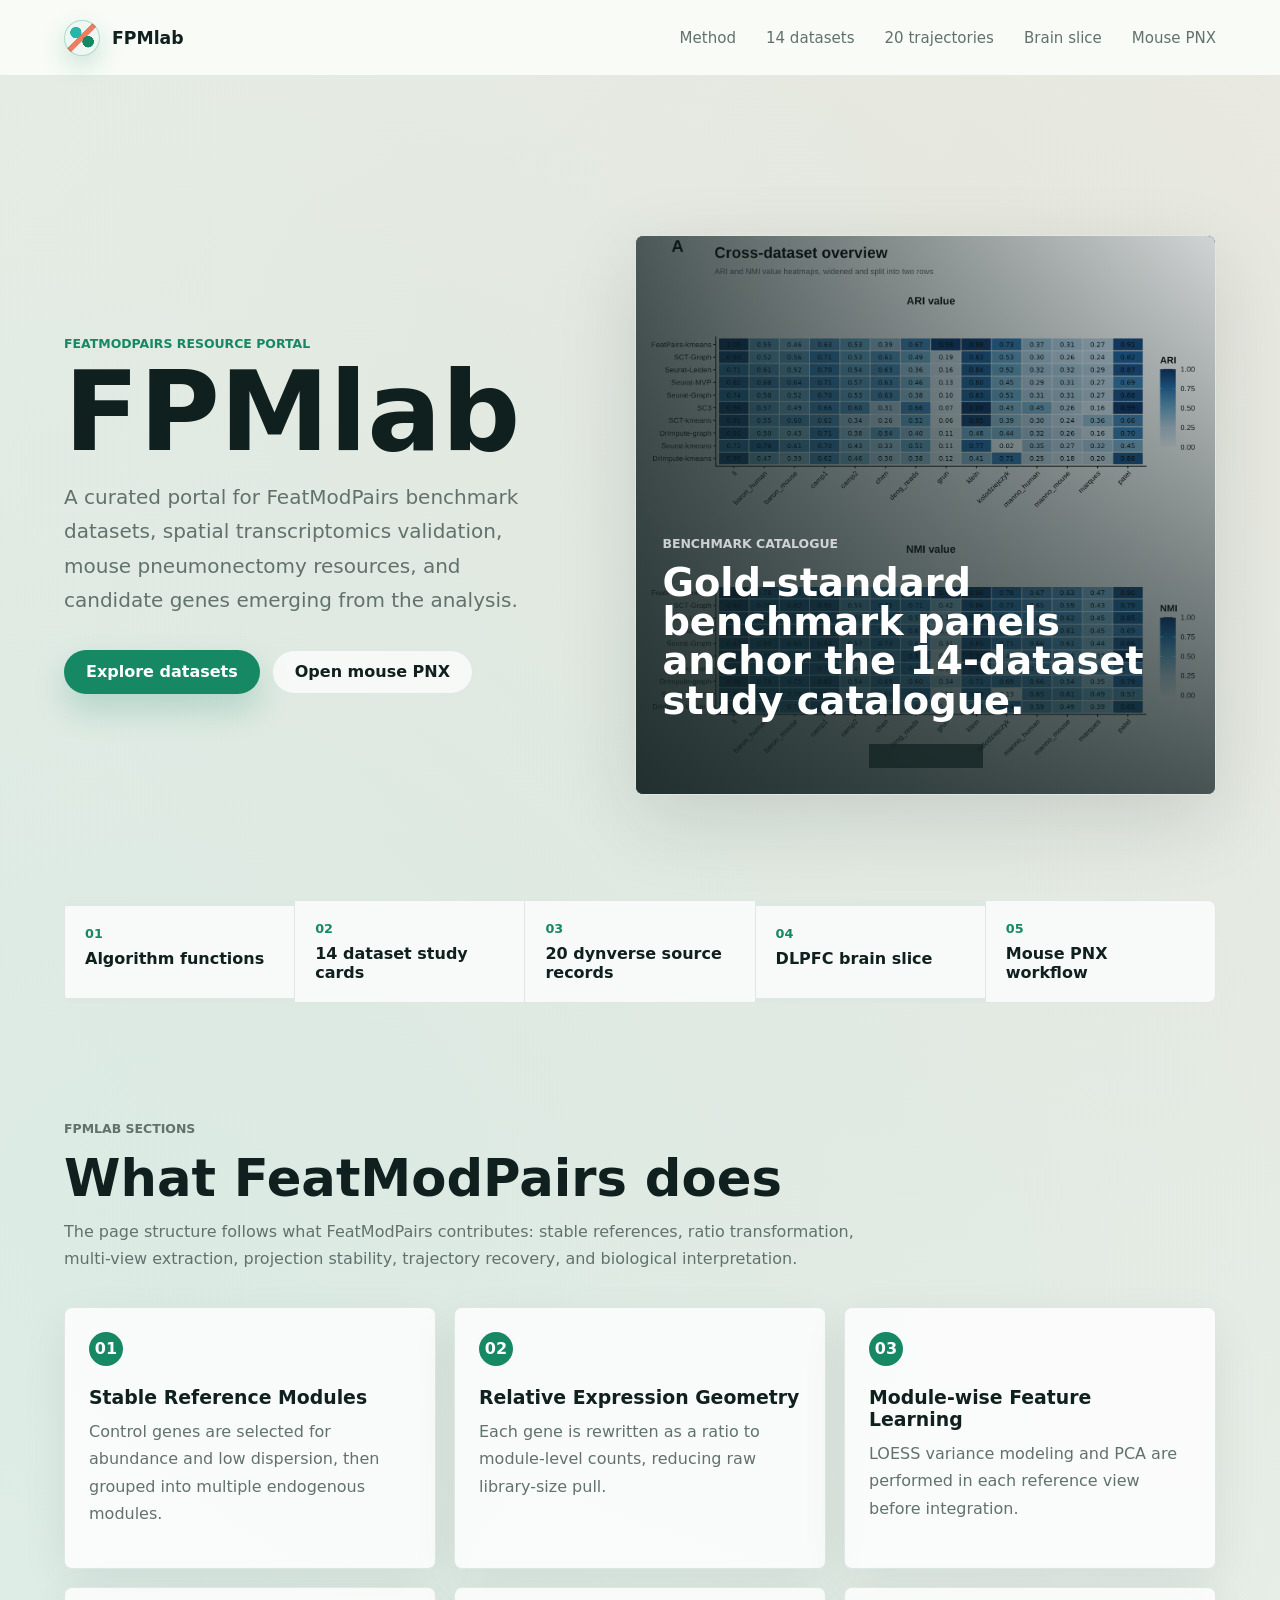
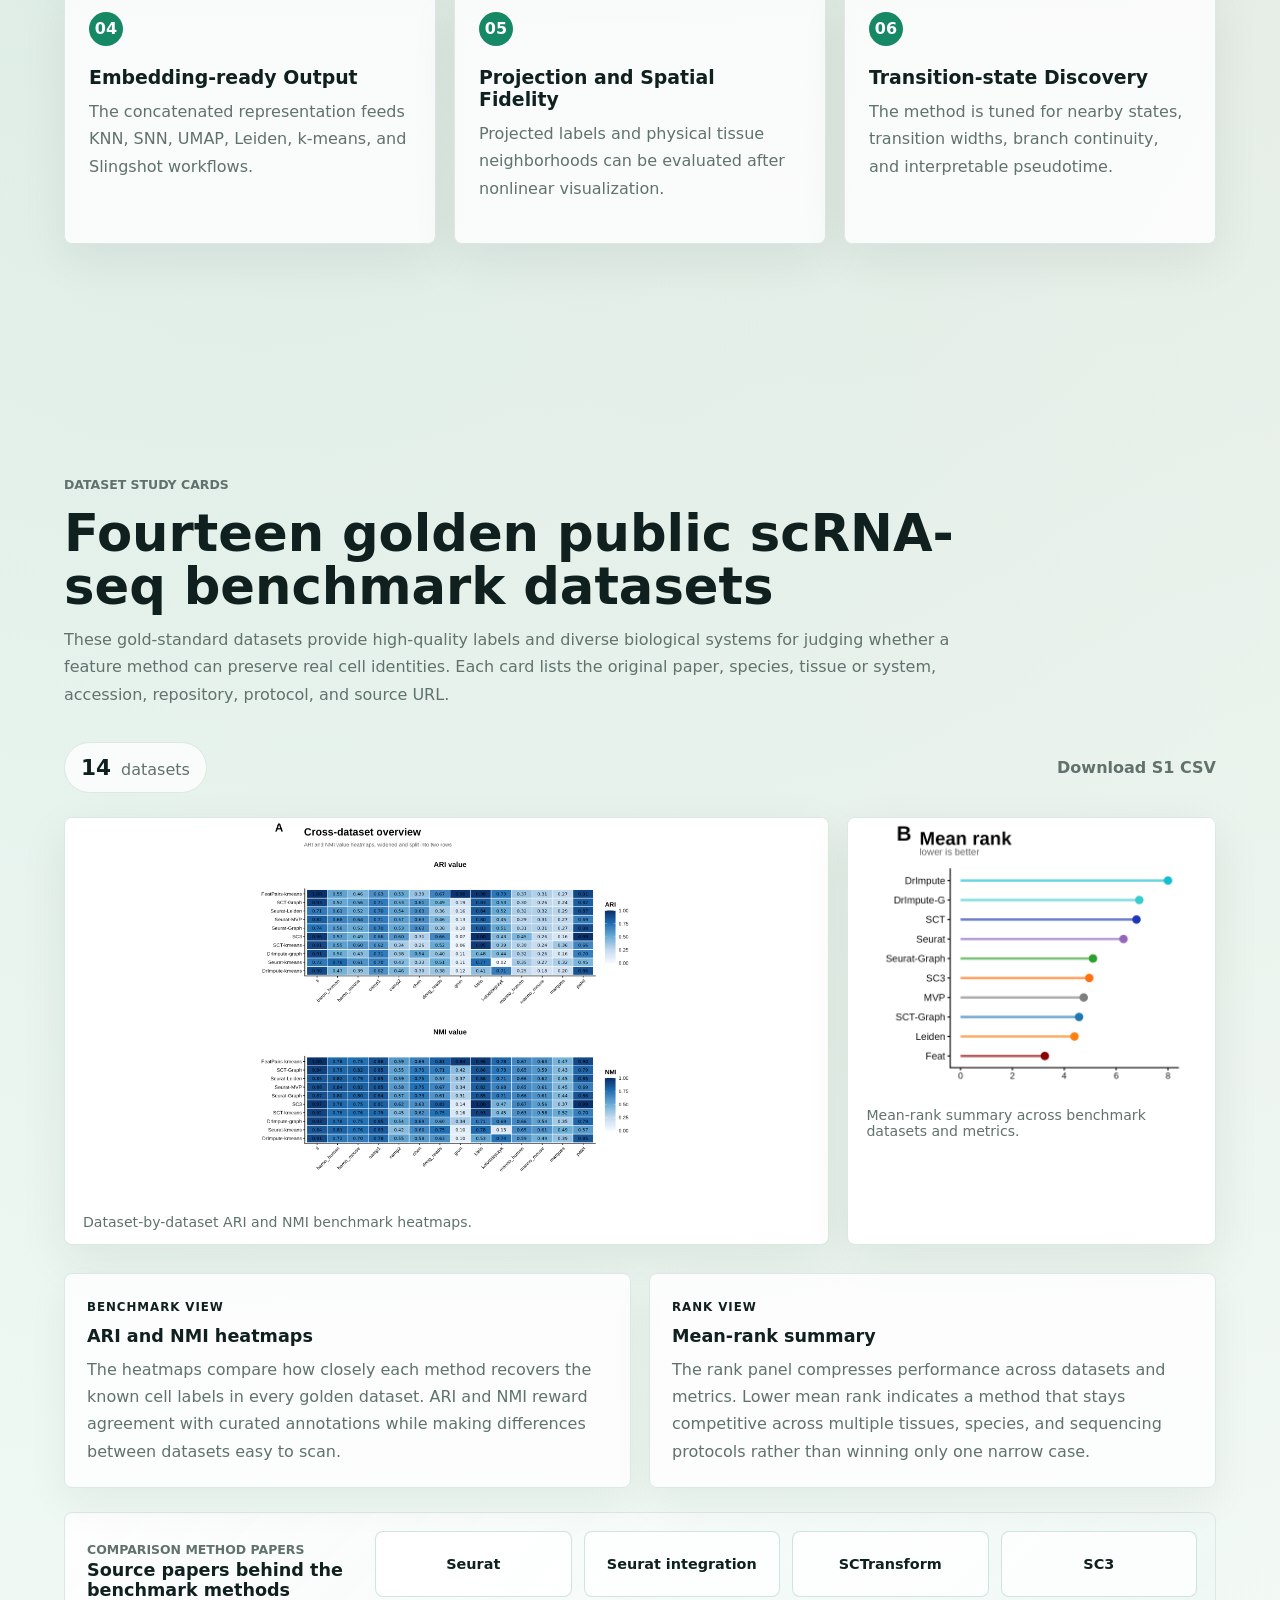
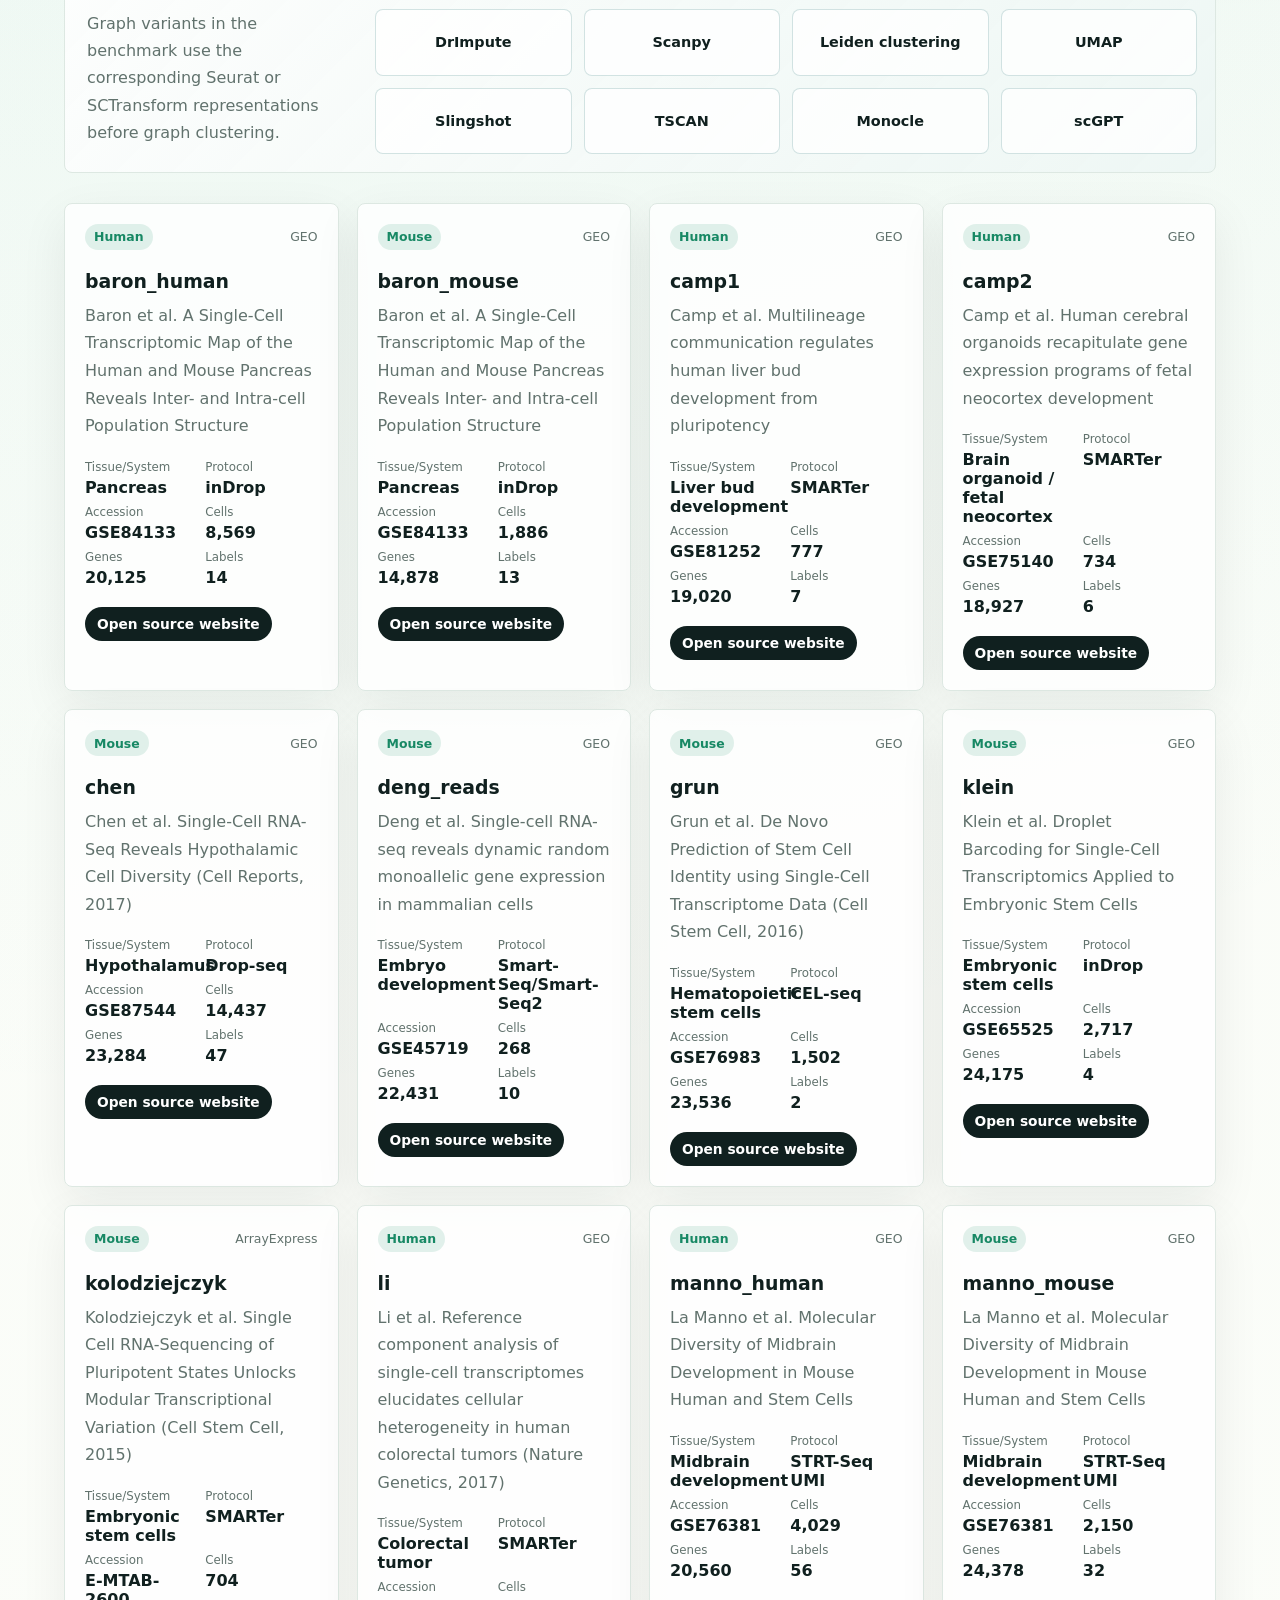
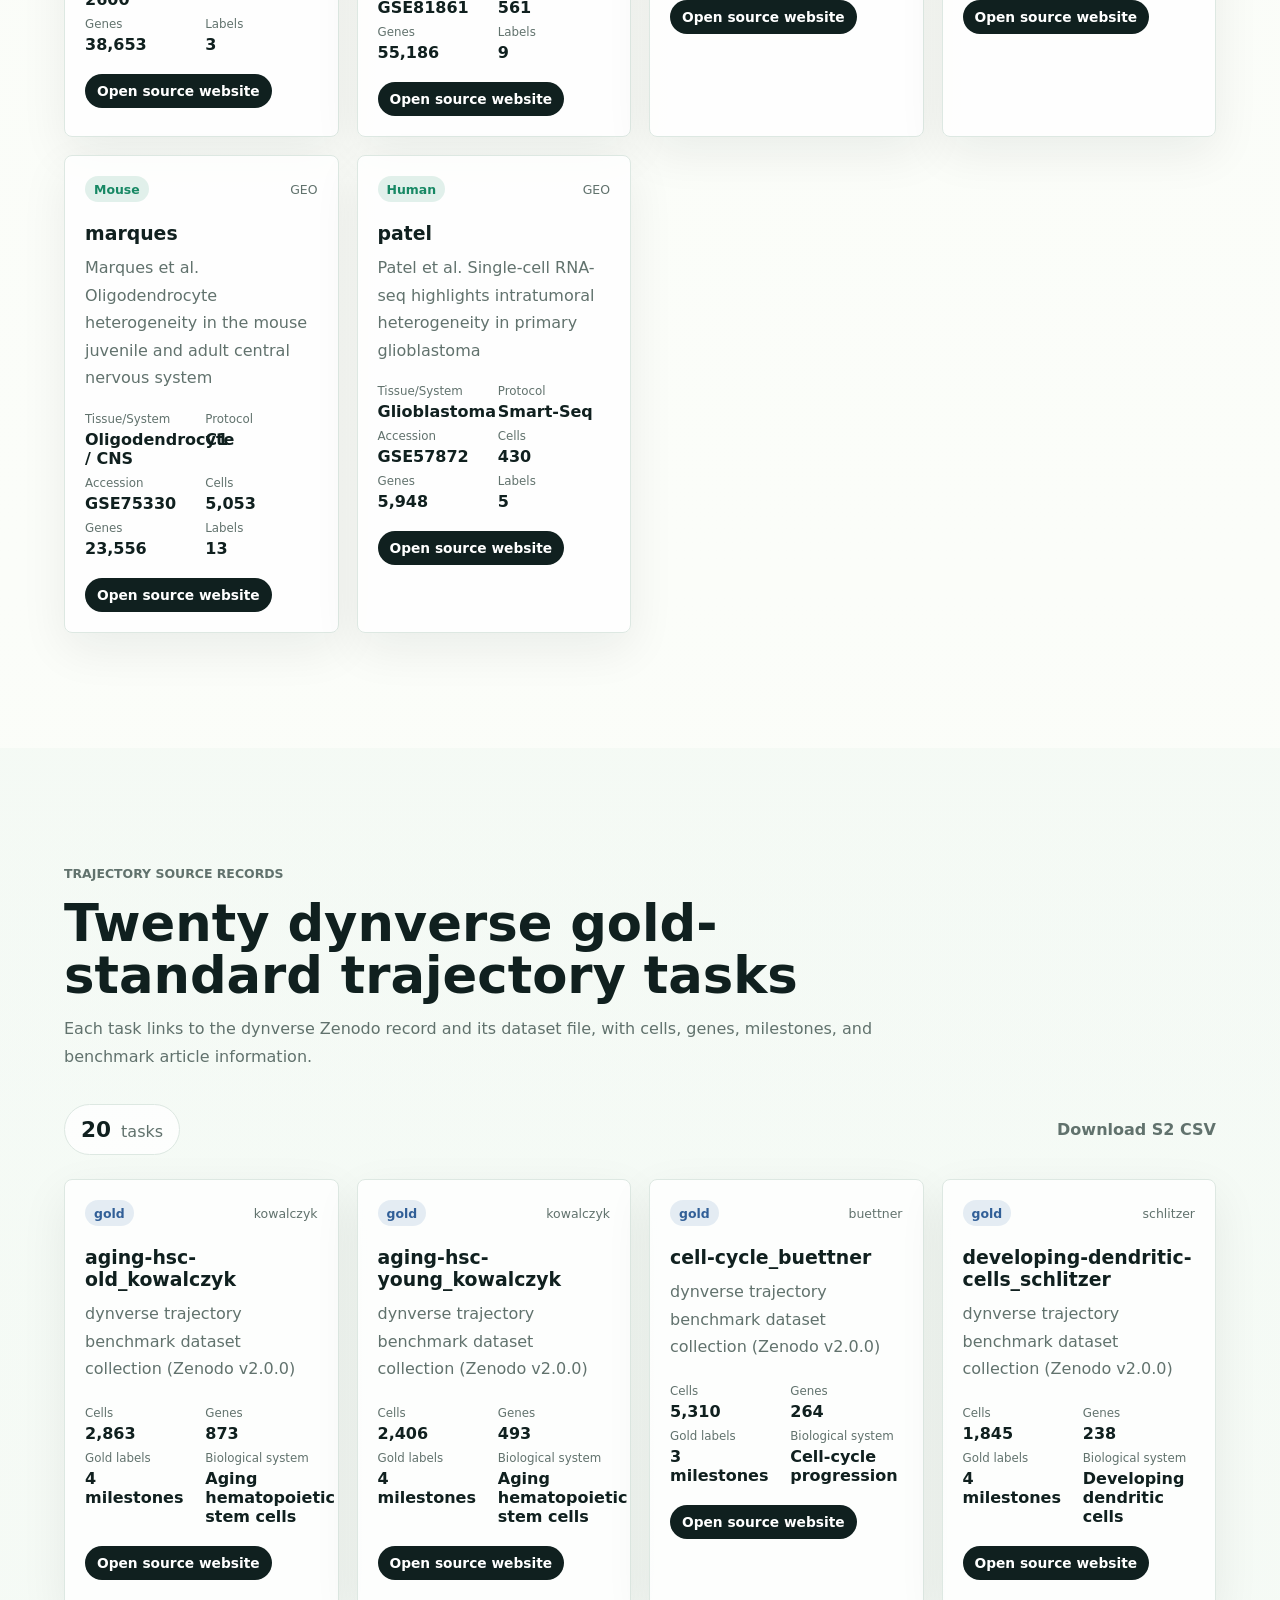
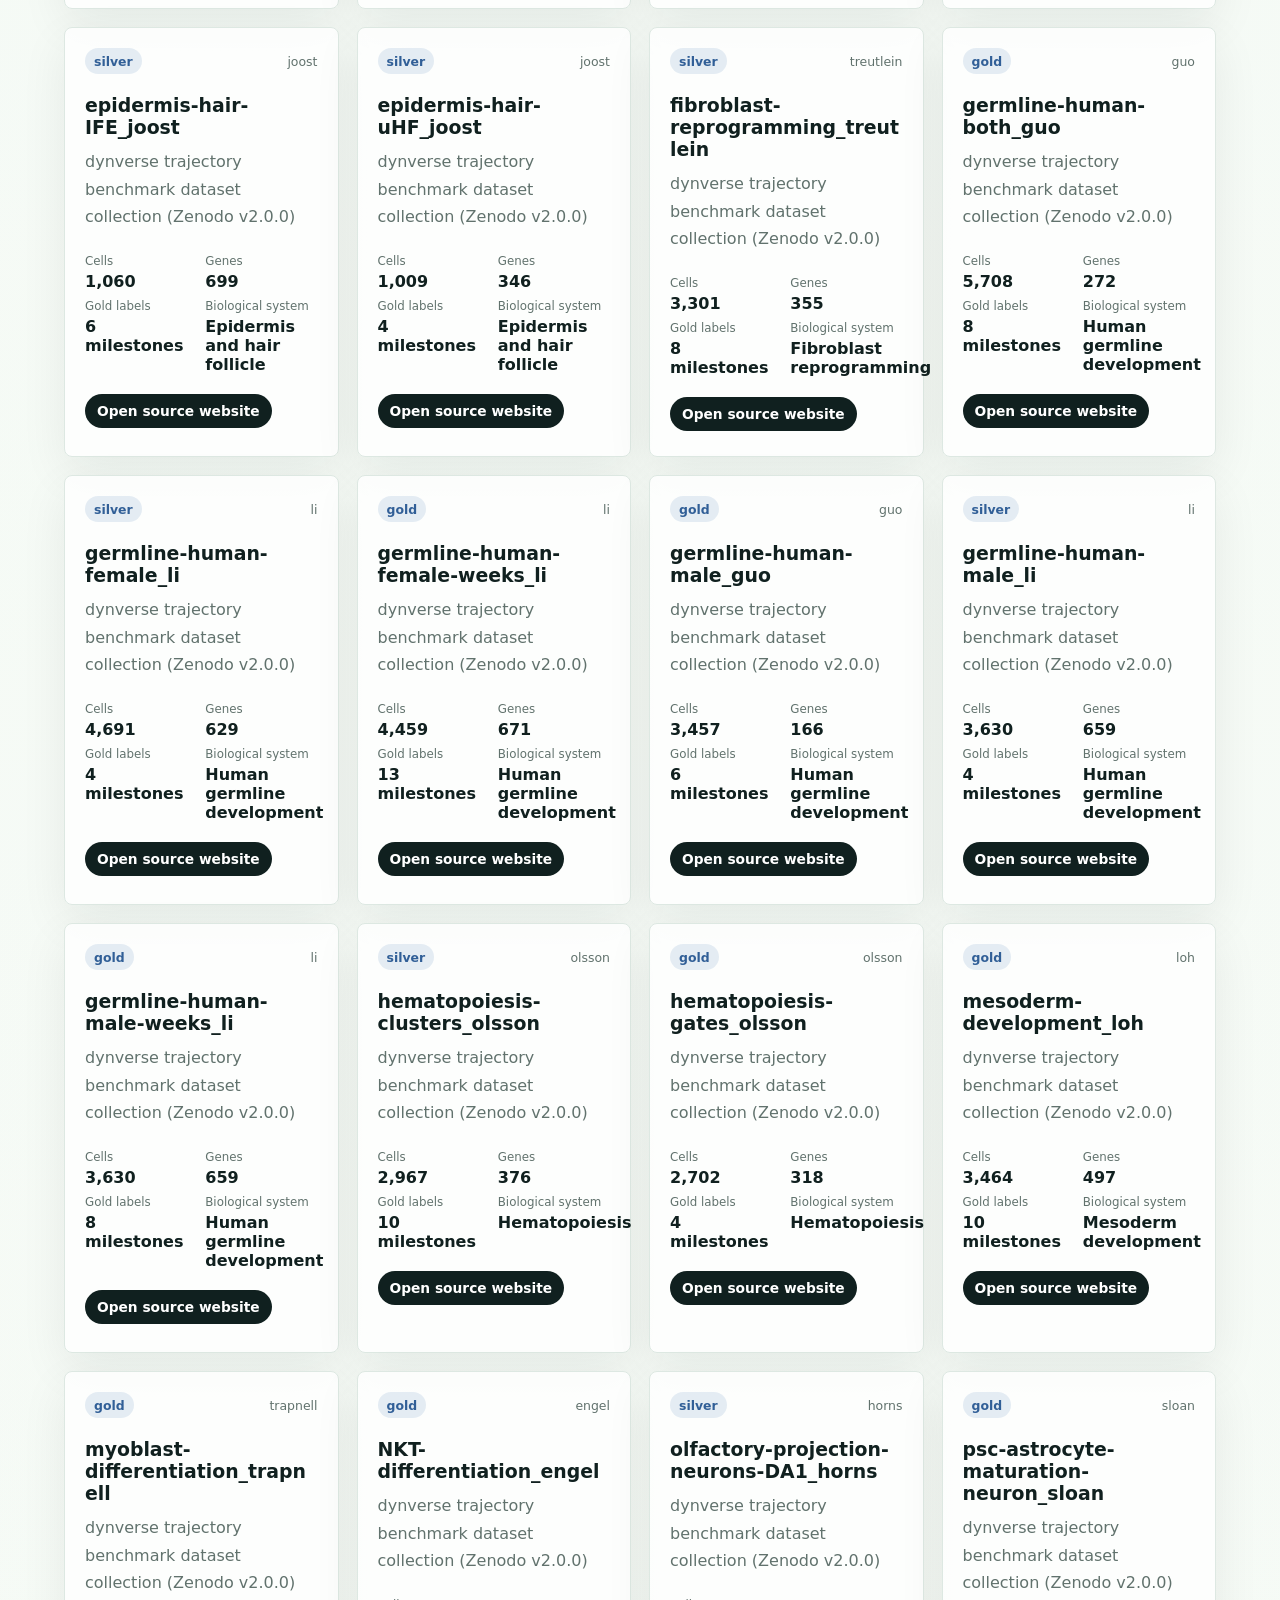
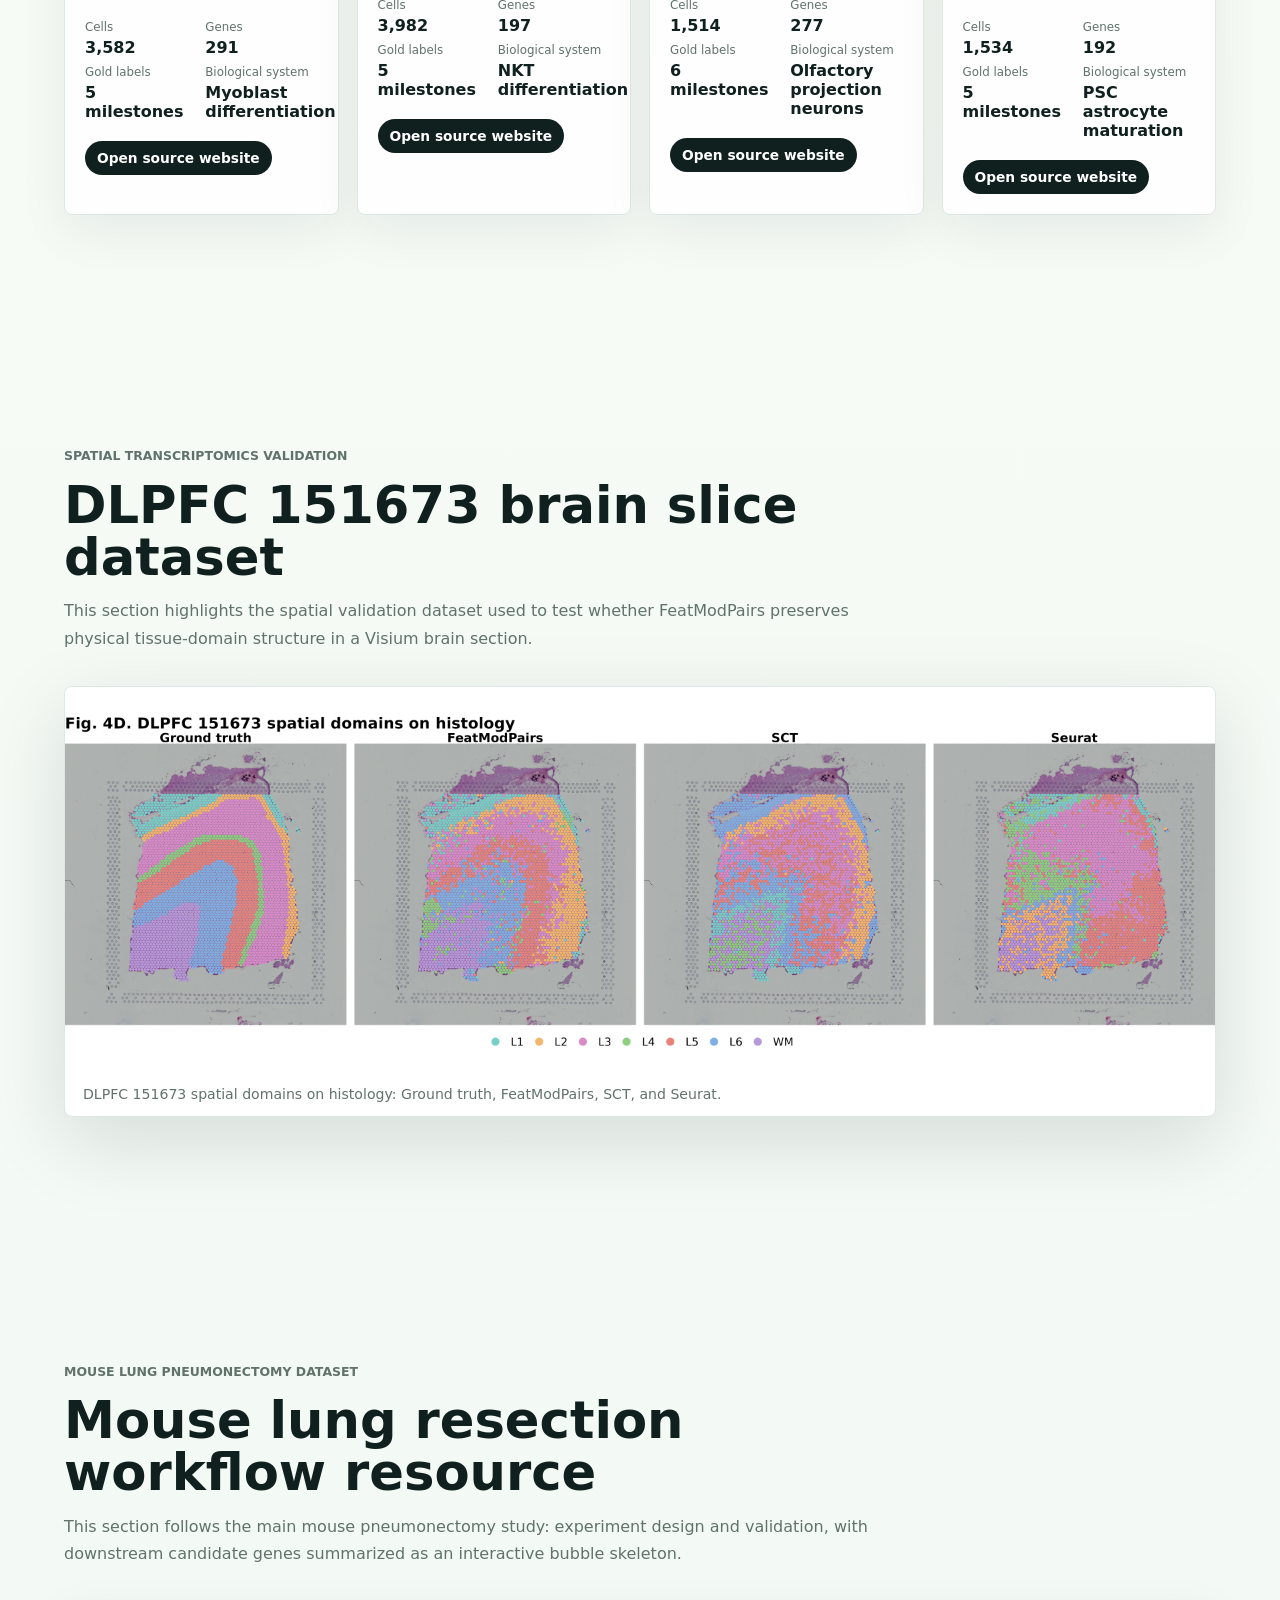
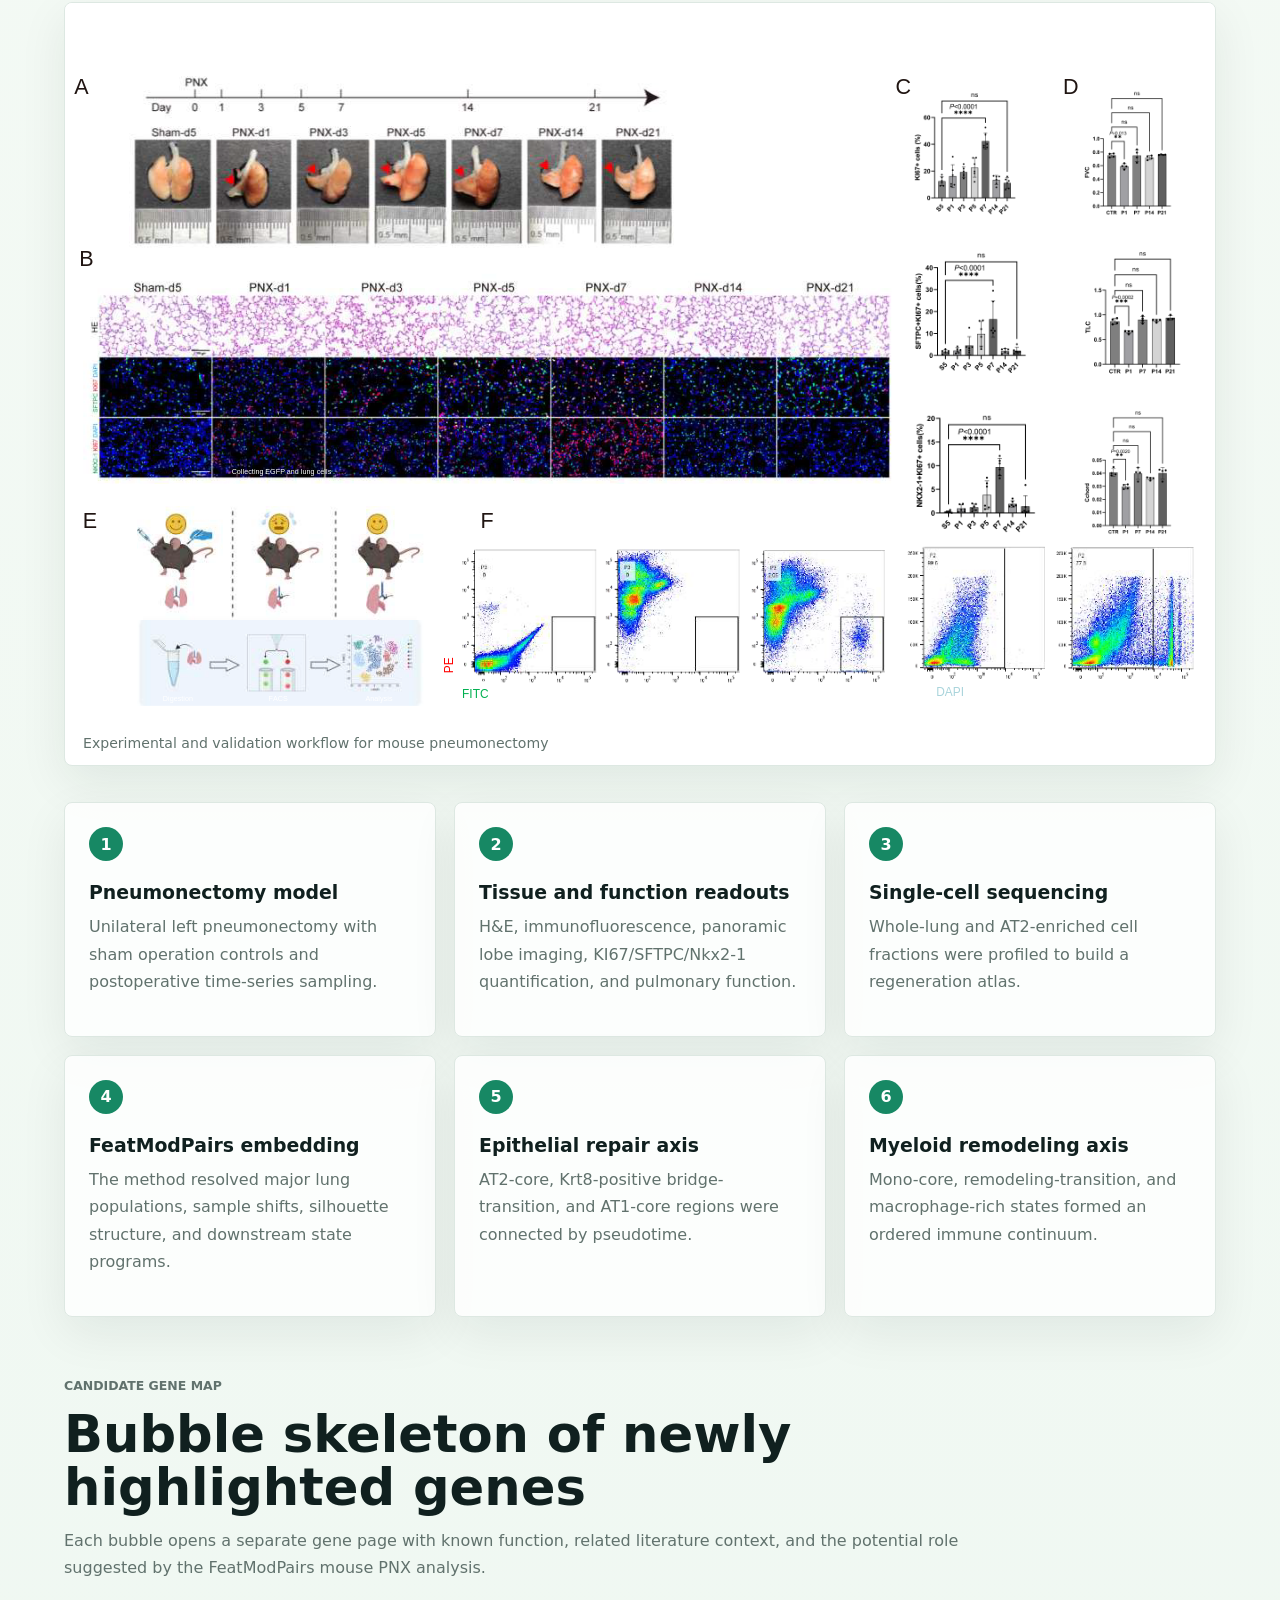
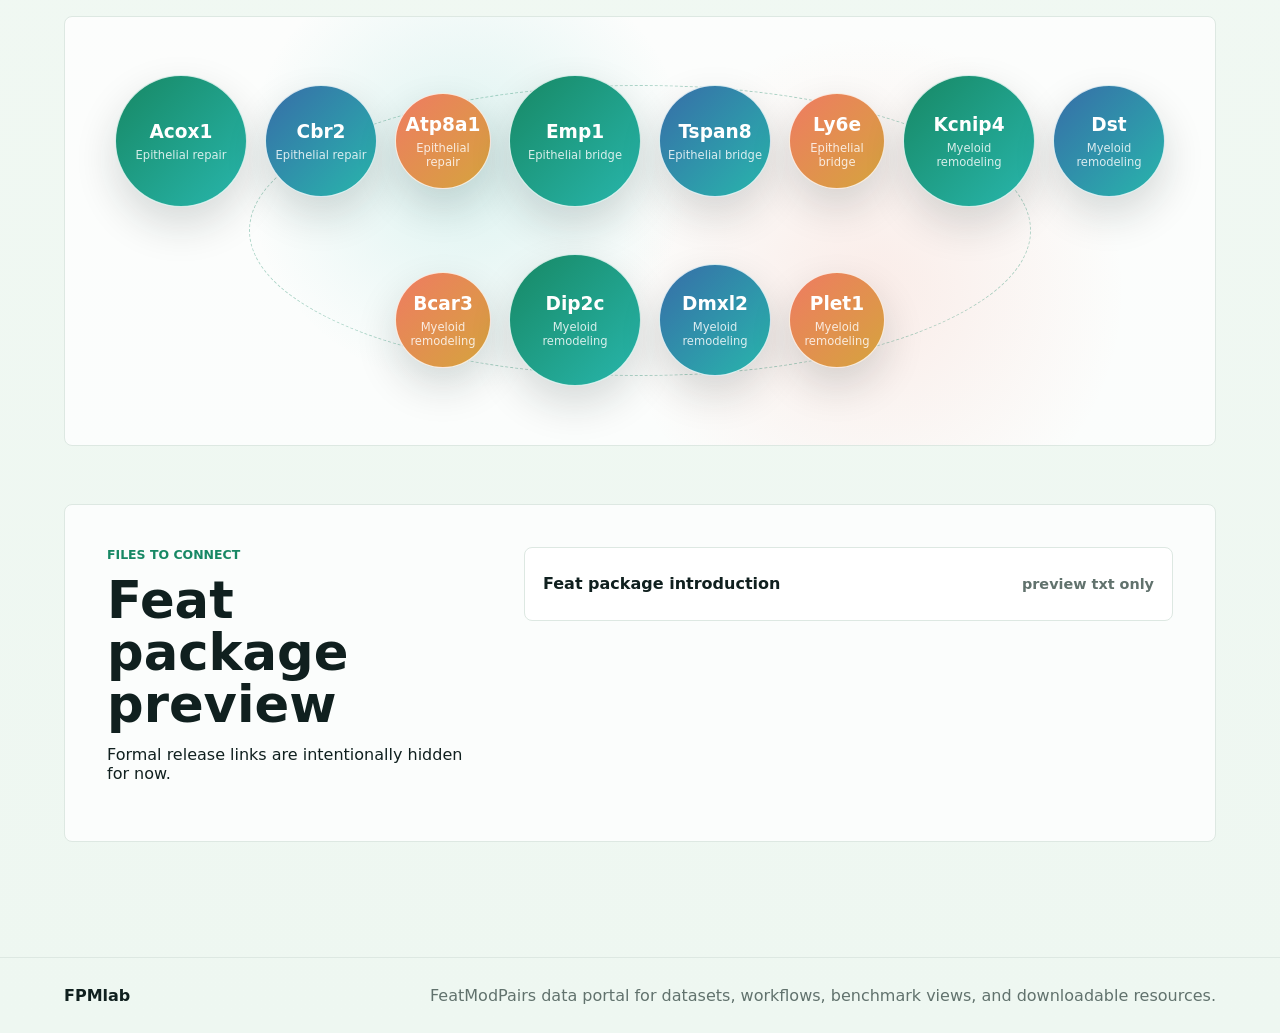
<file: index.html>
<!doctype html>
<html lang="en">
  <head>
    <meta charset="utf-8" />
    <meta name="viewport" content="width=device-width, initial-scale=1" />
    <title>FPMlab | FeatModPairs Data Portal</title>
    <meta
      name="description"
      content="FPMlab presents FeatModPairs method resources, public benchmark datasets, dynverse trajectory datasets, and a lung regeneration data collection."
    />
    <link rel="stylesheet" href="styles.css" />
  </head>
  <body>
    <header class="topbar">
      <a class="brand" href="#top" aria-label="FPMlab home">
        <span class="brand-mark" aria-hidden="true"></span>
        <span>FPMlab</span>
      </a>
      <nav class="nav" aria-label="Dataset sections">
        <a href="#features">Method</a>
        <a href="#clustering">14 datasets</a>
        <a href="#trajectory">20 trajectories</a>
        <a href="#spatial">Brain slice</a>
        <a href="#lung">Mouse PNX</a>
      </nav>
    </header>

    <main id="top">
      <section class="hero">
        <div class="hero-copy">
          <p class="eyebrow">FeatModPairs resource portal</p>
          <h1>FPMlab</h1>
          <p class="lead">
            A curated portal for FeatModPairs benchmark datasets, spatial
            transcriptomics validation, mouse pneumonectomy resources,
            and candidate genes emerging from the analysis.
          </p>
          <div class="hero-actions">
            <a class="button primary" href="#clustering">Explore datasets</a>
            <a class="button secondary" href="#lung">Open mouse PNX</a>
          </div>
        </div>

        <section class="feature-carousel" aria-label="FPMlab featured sections">
          <article class="slide is-active" data-target="#clustering">
            <img src="assets/fig3-benchmark-heatmaps.png" alt="Benchmark ARI and NMI heatmaps" />
            <div class="slide-shade"></div>
            <div class="slide-copy">
              <span>Benchmark catalogue</span>
              <h2>Gold-standard benchmark panels anchor the 14-dataset study catalogue.</h2>
            </div>
          </article>
          <article class="slide" data-target="#clustering">
            <img src="assets/fig3-mean-rank.png" alt="Mean-rank benchmark summary" />
            <div class="slide-shade"></div>
            <div class="slide-copy">
              <span>Benchmark ranking</span>
              <h2>Mean-rank summary highlights FeatModPairs performance across public datasets.</h2>
            </div>
          </article>
          <article class="slide" data-target="#spatial">
            <img src="assets/dlpfc-four-slices.png" alt="DLPFC 151673 spatial domain validation" />
            <div class="slide-shade"></div>
            <div class="slide-copy">
              <span>Spatial validation</span>
              <h2>DLPFC 151673 brain section with Ground truth, FeatModPairs, SCT, and Seurat.</h2>
            </div>
          </article>
          <article class="slide" data-target="#lung">
            <img src="assets/fig2-workflow.svg" alt="Mouse pneumonectomy experimental workflow" />
            <div class="slide-shade"></div>
            <div class="slide-copy">
              <span>Mouse PNX workflow</span>
              <h2>The mouse PNX workflow connects surgery, tissue validation, function, sorting, and sequencing.</h2>
            </div>
          </article>
          <div class="carousel-indicator" aria-label="Carousel position">
            <button class="dot is-active" type="button" aria-label="Benchmark catalogue"></button>
            <button class="dot" type="button" aria-label="Benchmark ranking"></button>
            <button class="dot" type="button" aria-label="Spatial validation"></button>
            <button class="dot" type="button" aria-label="Mouse pneumonectomy atlas"></button>
          </div>
        </section>
      </section>

      <section class="quick-jump" aria-label="Section jump links">
        <a href="#features"><span>01</span>Algorithm functions</a>
        <a href="#clustering"><span>02</span>14 dataset study cards</a>
        <a href="#trajectory"><span>03</span>20 dynverse source records</a>
        <a href="#spatial"><span>04</span>DLPFC brain slice</a>
        <a href="#lung"><span>05</span>Mouse PNX workflow</a>
      </section>

      <section class="section method" id="features">
        <div class="section-title">
          <p class="eyebrow">FPMlab sections</p>
          <h2>What FeatModPairs does</h2>
          <p>
            The page structure follows what FeatModPairs contributes: stable
            references, ratio transformation, multi-view extraction, projection
            stability, trajectory recovery, and biological interpretation.
          </p>
        </div>
        <div class="feature-grid">
          <article>
            <span>01</span>
            <h3>Stable Reference Modules</h3>
            <p>Control genes are selected for abundance and low dispersion, then grouped into multiple endogenous modules.</p>
          </article>
          <article>
            <span>02</span>
            <h3>Relative Expression Geometry</h3>
            <p>Each gene is rewritten as a ratio to module-level counts, reducing raw library-size pull.</p>
          </article>
          <article>
            <span>03</span>
            <h3>Module-wise Feature Learning</h3>
            <p>LOESS variance modeling and PCA are performed in each reference view before integration.</p>
          </article>
          <article>
            <span>04</span>
            <h3>Embedding-ready Output</h3>
            <p>The concatenated representation feeds KNN, SNN, UMAP, Leiden, k-means, and Slingshot workflows.</p>
          </article>
          <article>
            <span>05</span>
            <h3>Projection and Spatial Fidelity</h3>
            <p>Projected labels and physical tissue neighborhoods can be evaluated after nonlinear visualization.</p>
          </article>
          <article>
            <span>06</span>
            <h3>Transition-state Discovery</h3>
            <p>The method is tuned for nearby states, transition widths, branch continuity, and interpretable pseudotime.</p>
          </article>
        </div>
      </section>

      <section class="section data-section" id="clustering">
        <div class="section-title compact">
          <p class="eyebrow">Dataset study cards</p>
          <h2>Fourteen golden public scRNA-seq benchmark datasets</h2>
          <p>
            These gold-standard datasets provide high-quality labels and
            diverse biological systems for judging whether a feature method can
            preserve real cell identities. Each card lists the original paper,
            species, tissue or system, accession, repository, protocol, and
            source URL.
          </p>
        </div>
        <div class="section-toolbar">
          <div class="count-pill"><strong id="clusterCount">14</strong><span>datasets</span></div>
          <a class="text-link" href="data/Supplementary_Table_S1_dimensionality_benchmark_datasets.csv">Download S1 CSV</a>
        </div>
        <div class="benchmark-panels">
          <figure>
            <img src="assets/fig3-benchmark-heatmaps.png" alt="ARI and NMI benchmark heatmaps" />
            <figcaption>Dataset-by-dataset ARI and NMI benchmark heatmaps.</figcaption>
          </figure>
          <figure>
            <img src="assets/fig3-mean-rank.png" alt="Mean-rank benchmark panel" />
            <figcaption>Mean-rank summary across benchmark datasets and metrics.</figcaption>
          </figure>
        </div>
        <div class="benchmark-explainer">
          <article>
            <span>Benchmark view</span>
            <h3>ARI and NMI heatmaps</h3>
            <p>
              The heatmaps compare how closely each method recovers the known
              cell labels in every golden dataset. ARI and NMI reward agreement
              with curated annotations while making differences between
              datasets easy to scan.
            </p>
          </article>
          <article>
            <span>Rank view</span>
            <h3>Mean-rank summary</h3>
            <p>
              The rank panel compresses performance across datasets and metrics.
              Lower mean rank indicates a method that stays competitive across
              multiple tissues, species, and sequencing protocols rather than
              winning only one narrow case.
            </p>
          </article>
        </div>
        <div class="method-links" aria-label="Comparison method paper links">
          <div class="method-links-copy">
            <p class="eyebrow">Comparison method papers</p>
            <h3>Source papers behind the benchmark methods</h3>
            <p>
              Graph variants in the benchmark use the corresponding Seurat or
              SCTransform representations before graph clustering.
            </p>
          </div>
          <a href="https://doi.org/10.1038/nbt.3192" target="_blank" rel="noreferrer">Seurat</a>
          <a href="https://doi.org/10.1016/j.cell.2019.05.031" target="_blank" rel="noreferrer">Seurat integration</a>
          <a href="https://doi.org/10.1186/s13059-019-1874-1" target="_blank" rel="noreferrer">SCTransform</a>
          <a href="https://doi.org/10.1038/nmeth.4236" target="_blank" rel="noreferrer">SC3</a>
          <a href="https://doi.org/10.1038/s41467-018-03405-7" target="_blank" rel="noreferrer">DrImpute</a>
          <a href="https://doi.org/10.1186/s13059-017-1382-0" target="_blank" rel="noreferrer">Scanpy</a>
          <a href="https://doi.org/10.1038/s41598-019-41695-z" target="_blank" rel="noreferrer">Leiden clustering</a>
          <a href="https://doi.org/10.21105/joss.00861" target="_blank" rel="noreferrer">UMAP</a>
          <a href="https://doi.org/10.1186/s12859-018-2497-6" target="_blank" rel="noreferrer">Slingshot</a>
          <a href="https://doi.org/10.1093/nar/gkw430" target="_blank" rel="noreferrer">TSCAN</a>
          <a href="https://doi.org/10.1038/nbt.2859" target="_blank" rel="noreferrer">Monocle</a>
          <a href="https://doi.org/10.1038/s41592-024-02201-0" target="_blank" rel="noreferrer">scGPT</a>
        </div>
        <div class="dataset-grid study-grid" id="clusterGrid"></div>
      </section>

      <section class="section data-section alternate" id="trajectory">
        <div class="section-title compact">
          <p class="eyebrow">Trajectory source records</p>
          <h2>Twenty dynverse gold-standard trajectory tasks</h2>
          <p>
            Each task links to the dynverse Zenodo record and its dataset file,
            with cells, genes, milestones, and benchmark article information.
          </p>
        </div>
        <div class="section-toolbar">
          <div class="count-pill"><strong id="trajectoryCount">20</strong><span>tasks</span></div>
          <a class="text-link" href="data/Supplementary_Table_S2_trajectory_benchmark_datasets.csv">Download S2 CSV</a>
        </div>
        <div class="dataset-grid study-grid" id="trajectoryGrid"></div>
      </section>

      <section class="section spatial" id="spatial">
        <div class="section-title">
          <p class="eyebrow">Spatial transcriptomics validation</p>
          <h2>DLPFC 151673 brain slice dataset</h2>
          <p>
            This section highlights the spatial validation dataset used to test
            whether FeatModPairs preserves physical tissue-domain structure in a
            Visium brain section.
          </p>
        </div>
        <figure class="wide-figure">
          <img src="assets/dlpfc-four-slices.png" alt="DLPFC 151673 spatial domains on histology" />
          <figcaption>DLPFC 151673 spatial domains on histology: Ground truth, FeatModPairs, SCT, and Seurat.</figcaption>
        </figure>
      </section>

      <section class="section lung" id="lung">
        <div class="section-title">
          <p class="eyebrow">Mouse lung pneumonectomy dataset</p>
          <h2>Mouse lung resection workflow resource</h2>
          <p>
            This section follows the main mouse pneumonectomy study: experiment
            design and validation, with downstream candidate genes
            summarized as an interactive bubble skeleton.
          </p>
        </div>

        <div class="figure-strip single-figure">
          <figure><img src="assets/fig2-workflow.svg" alt="Mouse pneumonectomy experimental workflow" /><figcaption>Experimental and validation workflow for mouse pneumonectomy</figcaption></figure>
        </div>

        <div class="workflow">
          <article><span>1</span><h3>Pneumonectomy model</h3><p>Unilateral left pneumonectomy with sham operation controls and postoperative time-series sampling.</p></article>
          <article><span>2</span><h3>Tissue and function readouts</h3><p>H&E, immunofluorescence, panoramic lobe imaging, KI67/SFTPC/Nkx2-1 quantification, and pulmonary function.</p></article>
          <article><span>3</span><h3>Single-cell sequencing</h3><p>Whole-lung and AT2-enriched cell fractions were profiled to build a regeneration atlas.</p></article>
          <article><span>4</span><h3>FeatModPairs embedding</h3><p>The method resolved major lung populations, sample shifts, silhouette structure, and downstream state programs.</p></article>
          <article><span>5</span><h3>Epithelial repair axis</h3><p>AT2-core, Krt8-positive bridge-transition, and AT1-core regions were connected by pseudotime.</p></article>
          <article><span>6</span><h3>Myeloid remodeling axis</h3><p>Mono-core, remodeling-transition, and macrophage-rich states formed an ordered immune continuum.</p></article>
        </div>

        <div class="gene-section">
          <div class="section-title compact">
            <p class="eyebrow">Candidate gene map</p>
            <h2>Bubble skeleton of newly highlighted genes</h2>
            <p>
              Each bubble opens a separate gene page with known function,
              related literature context, and the potential role suggested by
              the FeatModPairs mouse PNX analysis.
            </p>
          </div>
          <div class="gene-bubble-map" id="geneBubbleMap" aria-label="Candidate gene bubble skeleton"></div>
        </div>

        <div class="resource-panel">
          <div>
            <p class="eyebrow">Files to connect</p>
            <h2>Feat package preview</h2>
            <p>Formal release links are intentionally hidden for now.</p>
          </div>
          <div class="resource-list">
            <a href="data/feat-package-intro.txt">
              <span>Feat package introduction</span>
              <strong>preview txt only</strong>
            </a>
          </div>
        </div>
      </section>
    </main>

    <footer>
      <strong>FPMlab</strong>
      <span>FeatModPairs data portal for datasets, workflows, benchmark views, and downloadable resources.</span>
    </footer>

    <script src="app.js"></script>
  </body>
</html>
</file>
<file: styles.css>
:root {
  --ink: #10201f;
  --muted: #61726d;
  --line: #dde8e2;
  --paper: #fbfdf9;
  --green: #178864;
  --teal: #28b6ac;
  --coral: #ef7b62;
  --gold: #d5a43d;
  --blue: #376da8;
  --shadow: 0 24px 80px rgba(16, 32, 31, 0.13);
}

* {
  box-sizing: border-box;
}

html {
  scroll-behavior: smooth;
}

body {
  margin: 0;
  color: var(--ink);
  font-family: Inter, ui-sans-serif, system-ui, -apple-system, BlinkMacSystemFont, "Segoe UI", sans-serif;
  background:
    radial-gradient(circle at 15% 10%, rgba(40, 182, 172, 0.14), transparent 28%),
    radial-gradient(circle at 88% 2%, rgba(239, 123, 98, 0.12), transparent 25%),
    linear-gradient(180deg, #f8fbf5 0%, var(--paper) 44%, #eef7f1 100%);
}

a {
  color: inherit;
  text-decoration: none;
}

.topbar {
  position: sticky;
  top: 0;
  z-index: 30;
  display: flex;
  align-items: center;
  justify-content: space-between;
  gap: 24px;
  min-height: 76px;
  padding: 16px clamp(20px, 5vw, 72px);
  border-bottom: 1px solid rgba(221, 232, 226, 0.8);
  background: rgba(251, 253, 249, 0.88);
  backdrop-filter: blur(18px);
}

.brand,
.nav,
.hero-actions,
.quick-jump,
.panel-metrics,
.card-head,
.section-toolbar,
footer {
  display: flex;
  align-items: center;
}

.brand {
  gap: 12px;
  font-weight: 860;
  font-size: 1.08rem;
}

.brand-mark {
  width: 36px;
  height: 36px;
  border: 1px solid rgba(23, 136, 100, 0.28);
  border-radius: 50%;
  background:
    radial-gradient(circle at 32% 34%, var(--teal) 0 17%, transparent 18%),
    radial-gradient(circle at 68% 61%, var(--green) 0 18%, transparent 19%),
    linear-gradient(135deg, transparent 43%, var(--coral) 44% 54%, transparent 55%),
    #eef7f1;
  box-shadow: 0 10px 24px rgba(23, 136, 100, 0.2);
}

.nav {
  gap: clamp(12px, 2.5vw, 30px);
  color: var(--muted);
  font-size: 0.94rem;
}

.nav a:hover {
  color: var(--green);
}

.hero {
  display: grid;
  grid-template-columns: minmax(0, 0.92fr) minmax(390px, 1.08fr);
  gap: clamp(32px, 6vw, 88px);
  align-items: center;
  min-height: calc(100vh - 76px);
  padding: clamp(48px, 7vw, 96px) clamp(20px, 5vw, 72px) 36px;
}

.hero-copy {
  max-width: 720px;
}

.eyebrow {
  margin: 0 0 12px;
  color: var(--green);
  font-size: 0.78rem;
  font-weight: 850;
  letter-spacing: 0;
  text-transform: uppercase;
}

h1,
h2,
h3,
p {
  margin-top: 0;
}

h1 {
  margin-bottom: 18px;
  font-size: clamp(4rem, 8.6vw, 8rem);
  line-height: 0.9;
  letter-spacing: 0;
}

h2 {
  margin-bottom: 14px;
  font-size: clamp(2rem, 4vw, 4.2rem);
  line-height: 1.02;
  letter-spacing: 0;
}

h3 {
  margin-bottom: 10px;
  font-size: 1.18rem;
  letter-spacing: 0;
}

.lead,
.section-title p,
.lung-copy p,
.data-card p,
.feature-grid p,
.workflow p {
  color: var(--muted);
  line-height: 1.72;
}

.lead {
  font-size: clamp(1.06rem, 1.7vw, 1.25rem);
}

.hero-actions {
  flex-wrap: wrap;
  gap: 12px;
  margin-top: 32px;
}

.button {
  display: inline-flex;
  align-items: center;
  justify-content: center;
  min-height: 44px;
  padding: 0 22px;
  border-radius: 999px;
  font-weight: 820;
}

.button.primary {
  color: white;
  background: var(--green);
  box-shadow: 0 16px 32px rgba(23, 136, 100, 0.22);
}

.button.secondary {
  border: 1px solid var(--line);
  background: rgba(255, 255, 255, 0.72);
}

.hero-panel {
  position: relative;
  overflow: hidden;
  min-height: 560px;
  border: 1px solid var(--line);
  border-radius: 8px;
  background:
    linear-gradient(rgba(16, 32, 31, 0.035) 1px, transparent 1px),
    linear-gradient(90deg, rgba(16, 32, 31, 0.035) 1px, transparent 1px),
    linear-gradient(135deg, rgba(255, 255, 255, 0.95), rgba(237, 248, 241, 0.92));
  background-size: 32px 32px, 32px 32px, auto;
  box-shadow: var(--shadow);
}

.feature-carousel {
  position: relative;
  overflow: hidden;
  min-height: 560px;
  border: 1px solid var(--line);
  border-radius: 8px;
  background: var(--ink);
  box-shadow: var(--shadow);
  cursor: pointer;
}

.slide {
  position: absolute;
  inset: 0;
  opacity: 0;
  transition: opacity 420ms ease;
}

.slide.is-active {
  opacity: 1;
}

.slide img {
  width: 100%;
  height: 100%;
  object-fit: cover;
  filter: saturate(0.96);
}

.slide-shade {
  position: absolute;
  inset: 0;
  background:
    linear-gradient(180deg, rgba(16, 32, 31, 0.1), rgba(16, 32, 31, 0.74)),
    linear-gradient(90deg, rgba(16, 32, 31, 0.72), rgba(16, 32, 31, 0.1));
}

.slide-copy {
  position: absolute;
  right: 26px;
  bottom: 74px;
  left: 26px;
  color: white;
}

.slide-copy span {
  display: inline-flex;
  margin-bottom: 12px;
  color: rgba(255, 255, 255, 0.74);
  font-weight: 830;
  text-transform: uppercase;
  font-size: 0.78rem;
}

.slide-copy h2 {
  max-width: 720px;
  margin-bottom: 0;
  font-size: clamp(1.55rem, 3vw, 3.1rem);
}

.carousel-indicator {
  position: absolute;
  left: 50%;
  bottom: 26px;
  display: flex;
  align-items: center;
  gap: 8px;
  min-height: 24px;
  padding: 7px 10px;
  border-radius: 999px;
  background: rgba(16, 32, 31, 0.68);
  transform: translateX(-50%);
  backdrop-filter: blur(10px);
}

.dot {
  width: 7px;
  height: 7px;
  border: 0;
  border-radius: 999px;
  background: rgba(255, 255, 255, 0.56);
  cursor: pointer;
}

.dot.is-active {
  width: 34px;
  background: white;
}

.panel-head {
  display: flex;
  align-items: center;
  gap: 8px;
  height: 54px;
  padding: 0 18px;
  border-bottom: 1px solid var(--line);
  background: rgba(255, 255, 255, 0.72);
}

.panel-head span {
  width: 10px;
  height: 10px;
  border-radius: 50%;
  background: var(--coral);
}

.panel-head span:nth-child(2) {
  background: var(--gold);
}

.panel-head span:nth-child(3) {
  background: var(--green);
}

.panel-head strong {
  margin-left: 8px;
  color: var(--muted);
  font-size: 0.88rem;
}

.map-canvas {
  position: relative;
  min-height: 390px;
  margin: 26px;
  border-radius: 8px;
  background:
    radial-gradient(circle at 50% 50%, rgba(255, 255, 255, 0.9), transparent 38%),
    linear-gradient(135deg, rgba(40, 182, 172, 0.11), rgba(239, 123, 98, 0.08));
}

.node {
  position: absolute;
  width: 92px;
  height: 92px;
  border: 1px solid rgba(255, 255, 255, 0.88);
  border-radius: 46% 54% 45% 55%;
  background: rgba(40, 182, 172, 0.82);
  box-shadow: 0 18px 36px rgba(16, 32, 31, 0.14);
}

.n1 { left: 8%; top: 18%; }
.n2 { left: 30%; top: 42%; width: 124px; height: 124px; background: rgba(23, 136, 100, 0.78); }
.n3 { right: 12%; top: 12%; background: rgba(239, 123, 98, 0.78); }
.n4 { right: 8%; bottom: 12%; width: 128px; height: 128px; background: rgba(213, 164, 61, 0.72); }
.n5 { left: 14%; bottom: 10%; width: 70px; height: 70px; background: rgba(55, 109, 168, 0.72); }
.n6 { left: 57%; top: 46%; width: 56px; height: 56px; background: rgba(16, 32, 31, 0.72); }

.path {
  position: absolute;
  height: 3px;
  border-radius: 999px;
  background: linear-gradient(90deg, var(--teal), var(--coral));
  opacity: 0.64;
  transform-origin: left center;
}

.p1 { left: 20%; top: 40%; width: 54%; transform: rotate(18deg); }
.p2 { left: 34%; bottom: 30%; width: 44%; transform: rotate(-12deg); }

.panel-metrics {
  position: absolute;
  right: 26px;
  bottom: 26px;
  left: 26px;
  display: grid;
  grid-template-columns: repeat(3, 1fr);
  gap: 10px;
}

.panel-metrics article {
  padding: 16px;
  border: 1px solid var(--line);
  border-radius: 8px;
  background: rgba(255, 255, 255, 0.84);
}

.panel-metrics b {
  display: block;
  font-size: 2rem;
}

.panel-metrics span {
  color: var(--muted);
  font-size: 0.86rem;
}

.quick-jump {
  display: grid;
  grid-template-columns: repeat(5, 1fr);
  gap: 1px;
  margin: 0 clamp(20px, 5vw, 72px);
  overflow: hidden;
  border: 1px solid var(--line);
  border-radius: 8px;
  background: var(--line);
}

.quick-jump a {
  min-height: 92px;
  padding: 20px;
  background: rgba(255, 255, 255, 0.78);
  font-weight: 810;
}

.quick-jump span {
  display: block;
  margin-bottom: 8px;
  color: var(--green);
  font-size: 0.8rem;
}

.section {
  padding: clamp(66px, 9vw, 122px) clamp(20px, 5vw, 72px);
}

.section-title {
  max-width: 820px;
  margin-bottom: 34px;
}

.section-title.compact {
  max-width: 900px;
}

.feature-grid,
.dataset-grid,
.workflow {
  display: grid;
  gap: 18px;
}

.feature-grid {
  grid-template-columns: repeat(3, 1fr);
}

.feature-grid article,
.data-card,
.workflow article {
  border: 1px solid var(--line);
  border-radius: 8px;
  background: rgba(255, 255, 255, 0.82);
  box-shadow: 0 16px 48px rgba(16, 32, 31, 0.07);
  transition: transform 160ms ease, box-shadow 160ms ease;
}

.feature-grid article {
  min-height: 220px;
  padding: 24px;
}

.feature-grid article span,
.workflow article span {
  display: inline-flex;
  align-items: center;
  justify-content: center;
  width: 34px;
  height: 34px;
  margin-bottom: 20px;
  border-radius: 50%;
  color: white;
  background: var(--green);
  font-weight: 850;
}

.section-toolbar {
  justify-content: space-between;
  gap: 18px;
  margin-bottom: 24px;
}

.count-pill {
  display: inline-flex;
  align-items: baseline;
  gap: 10px;
  padding: 12px 16px;
  border: 1px solid var(--line);
  border-radius: 999px;
  background: rgba(255, 255, 255, 0.78);
}

.count-pill strong {
  font-size: 1.35rem;
}

.count-pill span,
.text-link {
  color: var(--muted);
}

.text-link {
  font-weight: 780;
}

.text-link:hover {
  color: var(--green);
}

.dataset-grid {
  grid-template-columns: repeat(4, minmax(0, 1fr));
}

.data-card {
  min-height: 286px;
  padding: 20px;
}

.card-head {
  justify-content: space-between;
  gap: 10px;
  margin-bottom: 20px;
  color: var(--muted);
  font-size: 0.78rem;
}

.tag {
  display: inline-flex;
  align-items: center;
  min-height: 26px;
  padding: 0 9px;
  border-radius: 999px;
  color: var(--green);
  background: rgba(23, 136, 100, 0.12);
  font-weight: 820;
}

.data-card h3 {
  overflow-wrap: anywhere;
}

.data-card dl {
  display: grid;
  grid-template-columns: repeat(2, 1fr);
  gap: 8px;
  margin: 20px 0;
}

.data-card div {
  min-width: 0;
}

dt {
  color: var(--muted);
  font-size: 0.74rem;
}

dd {
  margin: 4px 0 0;
  font-weight: 850;
}

.card-link {
  display: inline-flex;
  align-items: center;
  min-height: 34px;
  padding: 0 12px;
  border-radius: 999px;
  color: white;
  background: var(--ink);
  font-size: 0.86rem;
  font-weight: 820;
}

.study-card {
  min-height: 430px;
}

.study-title {
  min-height: 86px;
}

.card-actions {
  display: flex;
  flex-wrap: wrap;
  gap: 10px;
}

.card-link.ghost {
  color: var(--ink);
  border: 1px solid var(--line);
  background: white;
}

.alternate {
  background:
    linear-gradient(180deg, rgba(238, 247, 241, 0.5), rgba(255, 255, 255, 0));
}

.trajectory-card .tag {
  color: #315f97;
  background: rgba(55, 109, 168, 0.12);
}

.lung {
  padding-top: clamp(72px, 10vw, 132px);
}

.lung-layout {
  display: grid;
  grid-template-columns: minmax(0, 0.9fr) minmax(360px, 1.1fr);
  gap: clamp(28px, 6vw, 72px);
  align-items: center;
}

.lung-stats {
  display: grid;
  gap: 12px;
  margin-top: 28px;
}

.lung-stats article {
  padding: 16px;
  border: 1px solid var(--line);
  border-radius: 8px;
  background: rgba(255, 255, 255, 0.8);
}

.lung-stats b {
  display: block;
  margin-bottom: 6px;
}

.lung-stats span {
  color: var(--muted);
}

.lung-figure {
  margin: 0;
  overflow: hidden;
  border: 1px solid var(--line);
  border-radius: 8px;
  background: white;
  box-shadow: var(--shadow);
}

.lung-figure img {
  display: block;
  width: 100%;
  height: auto;
}

.lung-figure figcaption {
  padding: 14px 18px;
  color: var(--muted);
  font-size: 0.88rem;
}

.wide-figure {
  overflow: hidden;
  margin: 0;
  border: 1px solid var(--line);
  border-radius: 8px;
  background: white;
  box-shadow: var(--shadow);
}

.wide-figure img {
  display: block;
  width: 100%;
  height: auto;
}

.wide-figure figcaption,
.figure-strip figcaption {
  padding: 14px 18px;
  color: var(--muted);
  font-size: 0.88rem;
}

.figure-strip {
  display: grid;
  grid-template-columns: repeat(2, minmax(0, 1fr));
  gap: 18px;
}

.benchmark-panels {
  display: grid;
  grid-template-columns: minmax(0, 1.35fr) minmax(260px, 0.65fr);
  gap: 18px;
  margin-bottom: 28px;
}

.benchmark-panels figure {
  overflow: hidden;
  margin: 0;
  border: 1px solid var(--line);
  border-radius: 8px;
  background: white;
  box-shadow: 0 16px 48px rgba(16, 32, 31, 0.08);
}

.benchmark-panels img {
  display: block;
  width: 100%;
  aspect-ratio: 16 / 8;
  object-fit: contain;
  background: white;
}

.benchmark-panels figure:nth-child(2) img {
  aspect-ratio: 4 / 3;
}

.figure-strip figure {
  overflow: hidden;
  margin: 0;
  border: 1px solid var(--line);
  border-radius: 8px;
  background: white;
  box-shadow: 0 16px 48px rgba(16, 32, 31, 0.08);
}

.figure-strip img {
  display: block;
  width: 100%;
  aspect-ratio: 16 / 10;
  object-fit: contain;
  background: white;
}

.figure-strip.single-figure {
  grid-template-columns: minmax(0, 1fr);
}

.figure-strip.single-figure img {
  max-height: 760px;
}

.benchmark-panels figcaption,
.figure-strip figcaption {
  padding: 14px 18px;
  color: var(--muted);
  font-size: 0.88rem;
}

.benchmark-explainer {
  display: grid;
  grid-template-columns: repeat(2, minmax(0, 1fr));
  gap: 18px;
  margin-bottom: 24px;
}

.benchmark-explainer article {
  padding: 22px;
  border: 1px solid var(--line);
  border-radius: 8px;
  background: rgba(255, 255, 255, 0.82);
  box-shadow: 0 14px 40px rgba(16, 32, 31, 0.06);
}

.benchmark-explainer span {
  display: inline-flex;
  margin-bottom: 12px;
  color: var(--accent);
  font-size: 0.74rem;
  font-weight: 800;
  letter-spacing: 0.08em;
  text-transform: uppercase;
}

.benchmark-explainer h3,
.method-links-copy h3 {
  margin: 0 0 10px;
  font-size: 1.1rem;
}

.benchmark-explainer p,
.method-links-copy p {
  margin: 0;
  color: var(--muted);
  line-height: 1.7;
}

.method-links {
  display: grid;
  grid-template-columns: minmax(280px, 1.4fr) repeat(4, minmax(130px, 1fr));
  gap: 12px;
  align-items: stretch;
  margin: 0 0 30px;
  padding: 18px;
  border: 1px solid var(--line);
  border-radius: 8px;
  background: linear-gradient(135deg, rgba(255,255,255,0.88), rgba(237,246,244,0.78));
}

.method-links-copy {
  grid-row: span 3;
  padding: 8px 12px 8px 4px;
}

.method-links a {
  display: flex;
  align-items: center;
  justify-content: center;
  min-height: 46px;
  padding: 10px 12px;
  border: 1px solid rgba(15, 103, 100, 0.18);
  border-radius: 8px;
  background: rgba(255, 255, 255, 0.78);
  color: var(--ink);
  font-size: 0.9rem;
  font-weight: 800;
  text-align: center;
  text-decoration: none;
  transition: transform 180ms ease, border-color 180ms ease, background 180ms ease;
}

.method-links a:hover {
  transform: translateY(-2px);
  border-color: rgba(15, 103, 100, 0.42);
  background: white;
}

.workflow {
  grid-template-columns: repeat(3, 1fr);
  margin-top: 36px;
}

.workflow article {
  min-height: 214px;
  padding: 24px;
}

.resource-panel {
  display: grid;
  grid-template-columns: minmax(0, 0.55fr) minmax(360px, 1fr);
  gap: clamp(24px, 5vw, 60px);
  align-items: start;
  margin-top: 58px;
  padding: clamp(24px, 4vw, 42px);
  border: 1px solid var(--line);
  border-radius: 8px;
  background: rgba(255, 255, 255, 0.78);
}

.gene-section {
  margin-top: 58px;
}

.gene-bubble-map {
  position: relative;
  display: flex;
  flex-wrap: wrap;
  align-items: center;
  justify-content: center;
  gap: 18px;
  min-height: 430px;
  padding: clamp(22px, 4vw, 44px);
  border: 1px solid var(--line);
  border-radius: 8px;
  background:
    radial-gradient(circle at 35% 35%, rgba(40, 182, 172, 0.15), transparent 28%),
    radial-gradient(circle at 70% 64%, rgba(239, 123, 98, 0.13), transparent 30%),
    rgba(255, 255, 255, 0.78);
}

.gene-bubble-map::before {
  content: "";
  position: absolute;
  inset: 16%;
  border: 1px dashed rgba(23, 136, 100, 0.34);
  border-radius: 50%;
}

.gene-bubble {
  position: relative;
  z-index: 1;
  display: inline-flex;
  flex-direction: column;
  align-items: center;
  justify-content: center;
  width: 132px;
  height: 132px;
  border: 1px solid rgba(255, 255, 255, 0.8);
  border-radius: 50%;
  color: white;
  background: linear-gradient(135deg, var(--green), var(--teal));
  box-shadow: 0 18px 42px rgba(16, 32, 31, 0.16);
  text-align: center;
  transition: transform 160ms ease;
}

.gene-bubble.medium {
  width: 112px;
  height: 112px;
  background: linear-gradient(135deg, var(--blue), var(--teal));
}

.gene-bubble.small {
  width: 96px;
  height: 96px;
  background: linear-gradient(135deg, var(--coral), var(--gold));
}

.gene-bubble strong {
  font-size: 1.16rem;
}

.gene-bubble span {
  max-width: 86%;
  margin-top: 6px;
  font-size: 0.72rem;
  opacity: 0.82;
}

.gene-detail-shell {
  padding: clamp(48px, 8vw, 96px) clamp(20px, 5vw, 72px);
}

.gene-detail h1 {
  margin: 12px 0 28px;
}

.gene-detail-grid {
  display: grid;
  grid-template-columns: repeat(3, 1fr);
  gap: 18px;
}

.gene-detail-grid article {
  min-height: 240px;
  padding: 24px;
  border: 1px solid var(--line);
  border-radius: 8px;
  background: rgba(255, 255, 255, 0.82);
  box-shadow: 0 16px 48px rgba(16, 32, 31, 0.07);
}

.gene-detail-grid h2 {
  font-size: 1.35rem;
}

.compact-panel {
  grid-template-columns: 1fr;
}

.resource-list {
  display: grid;
  gap: 12px;
}

.resource-list a {
  display: flex;
  align-items: center;
  justify-content: space-between;
  gap: 18px;
  min-height: 74px;
  padding: 16px 18px;
  border: 1px solid var(--line);
  border-radius: 8px;
  background: white;
}

.resource-list span {
  font-weight: 830;
}

.resource-list strong {
  color: var(--muted);
  font-size: 0.9rem;
}

footer {
  justify-content: space-between;
  gap: 18px;
  padding: 28px clamp(20px, 5vw, 72px);
  border-top: 1px solid var(--line);
  color: var(--muted);
}

footer strong {
  color: var(--ink);
}

@media (max-width: 1180px) {
  .dataset-grid {
    grid-template-columns: repeat(3, minmax(0, 1fr));
  }

  .method-links {
    grid-template-columns: minmax(260px, 1.2fr) repeat(3, minmax(130px, 1fr));
  }
}

@media (max-width: 960px) {
  .hero,
  .lung-layout,
  .resource-panel {
    grid-template-columns: 1fr;
  }

  .quick-jump,
  .feature-grid,
  .workflow,
  .figure-strip,
  .benchmark-panels,
  .benchmark-explainer,
  .method-links,
  .gene-detail-grid {
    grid-template-columns: repeat(2, 1fr);
  }

  .method-links-copy {
    grid-row: auto;
    grid-column: 1 / -1;
  }

  .hero {
    min-height: auto;
  }
}

@media (max-width: 720px) {
  .topbar {
    align-items: flex-start;
    flex-direction: column;
  }

  .nav {
    width: 100%;
    flex-wrap: wrap;
  }

  .hero-panel,
  .feature-carousel {
    min-height: 620px;
  }

  .panel-metrics,
  .quick-jump,
  .feature-grid,
  .dataset-grid,
    .workflow,
    .figure-strip,
    .benchmark-panels,
    .benchmark-explainer,
    .method-links,
    .gene-detail-grid {
    grid-template-columns: 1fr;
  }

  .map-canvas {
    min-height: 330px;
  }

  .resource-list a,
  footer {
    align-items: flex-start;
    flex-direction: column;
  }
}

@media (max-width: 480px) {
  h1 {
    font-size: clamp(3.1rem, 18vw, 4.1rem);
  }

  .hero-actions,
  .button {
    width: 100%;
  }

  .hero-panel,
  .feature-carousel {
    min-height: 600px;
  }

  .node {
    transform: scale(0.82);
  }
}
</file>
